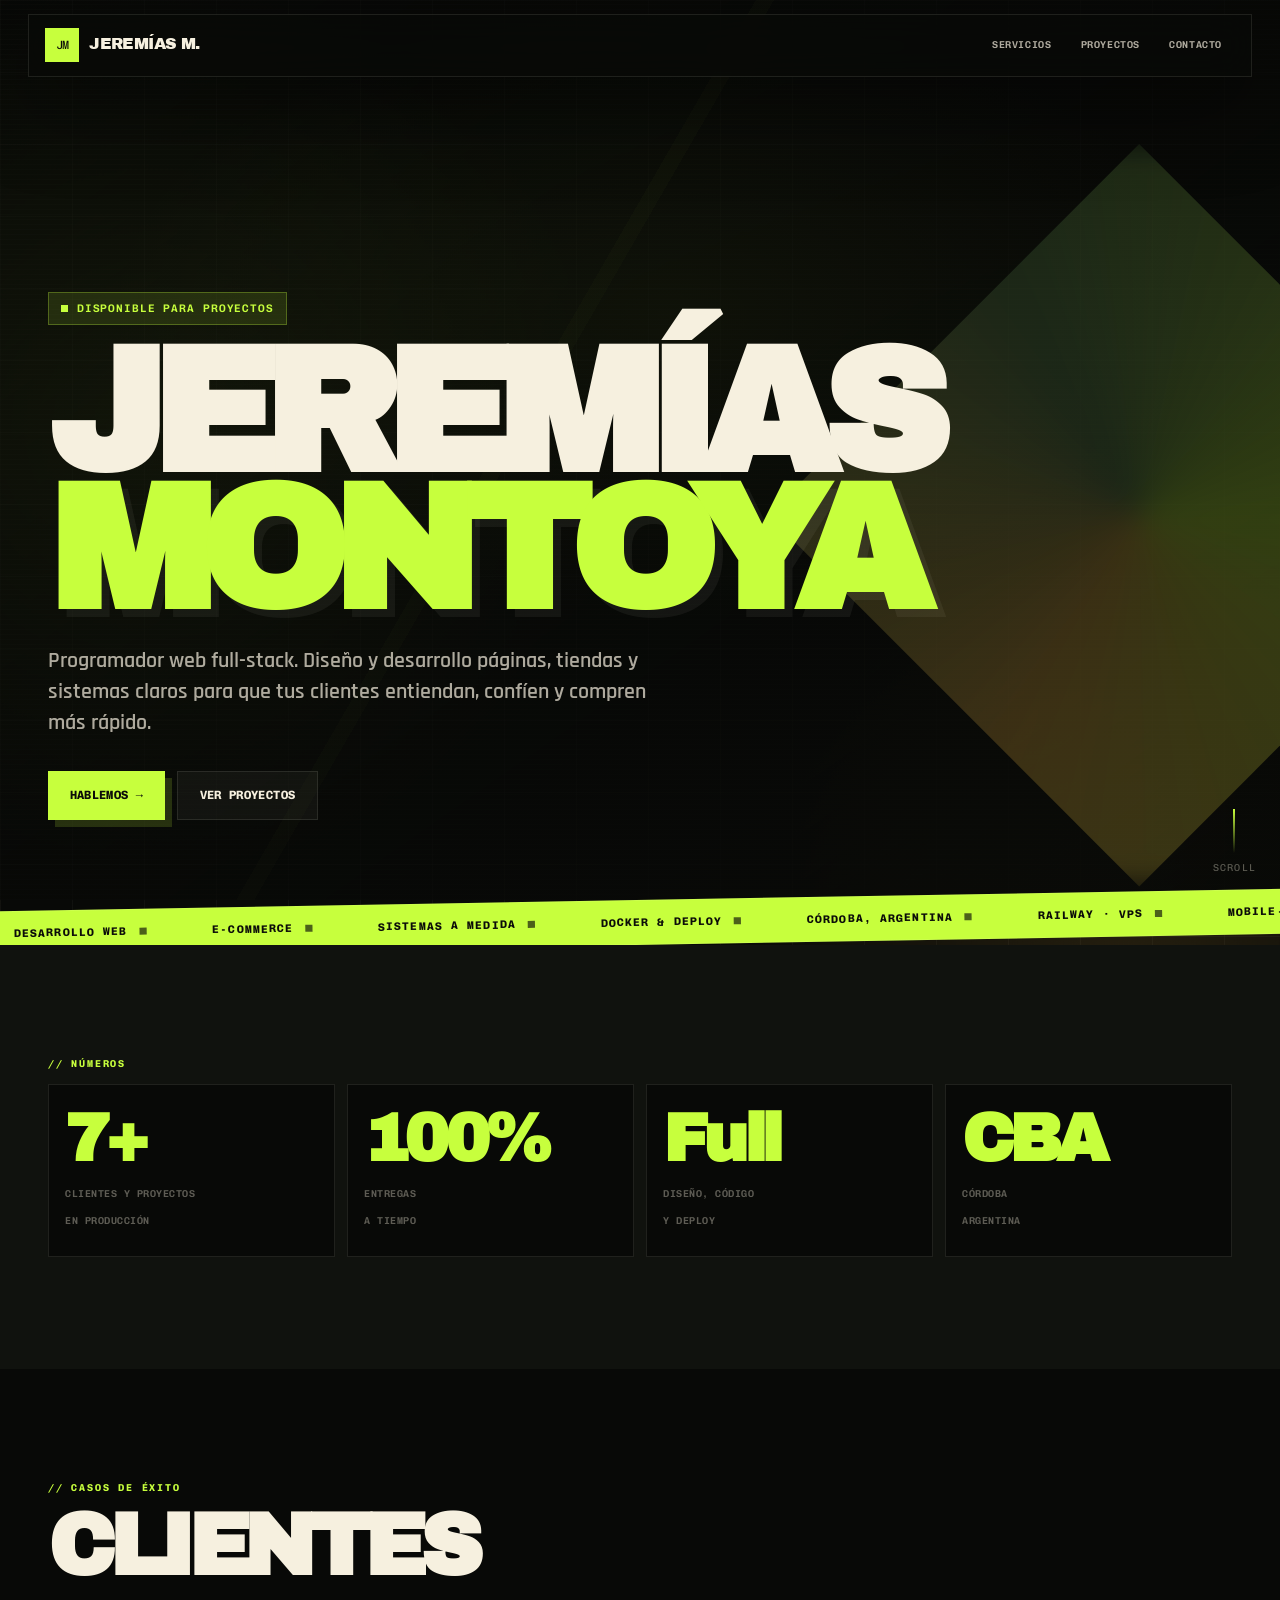
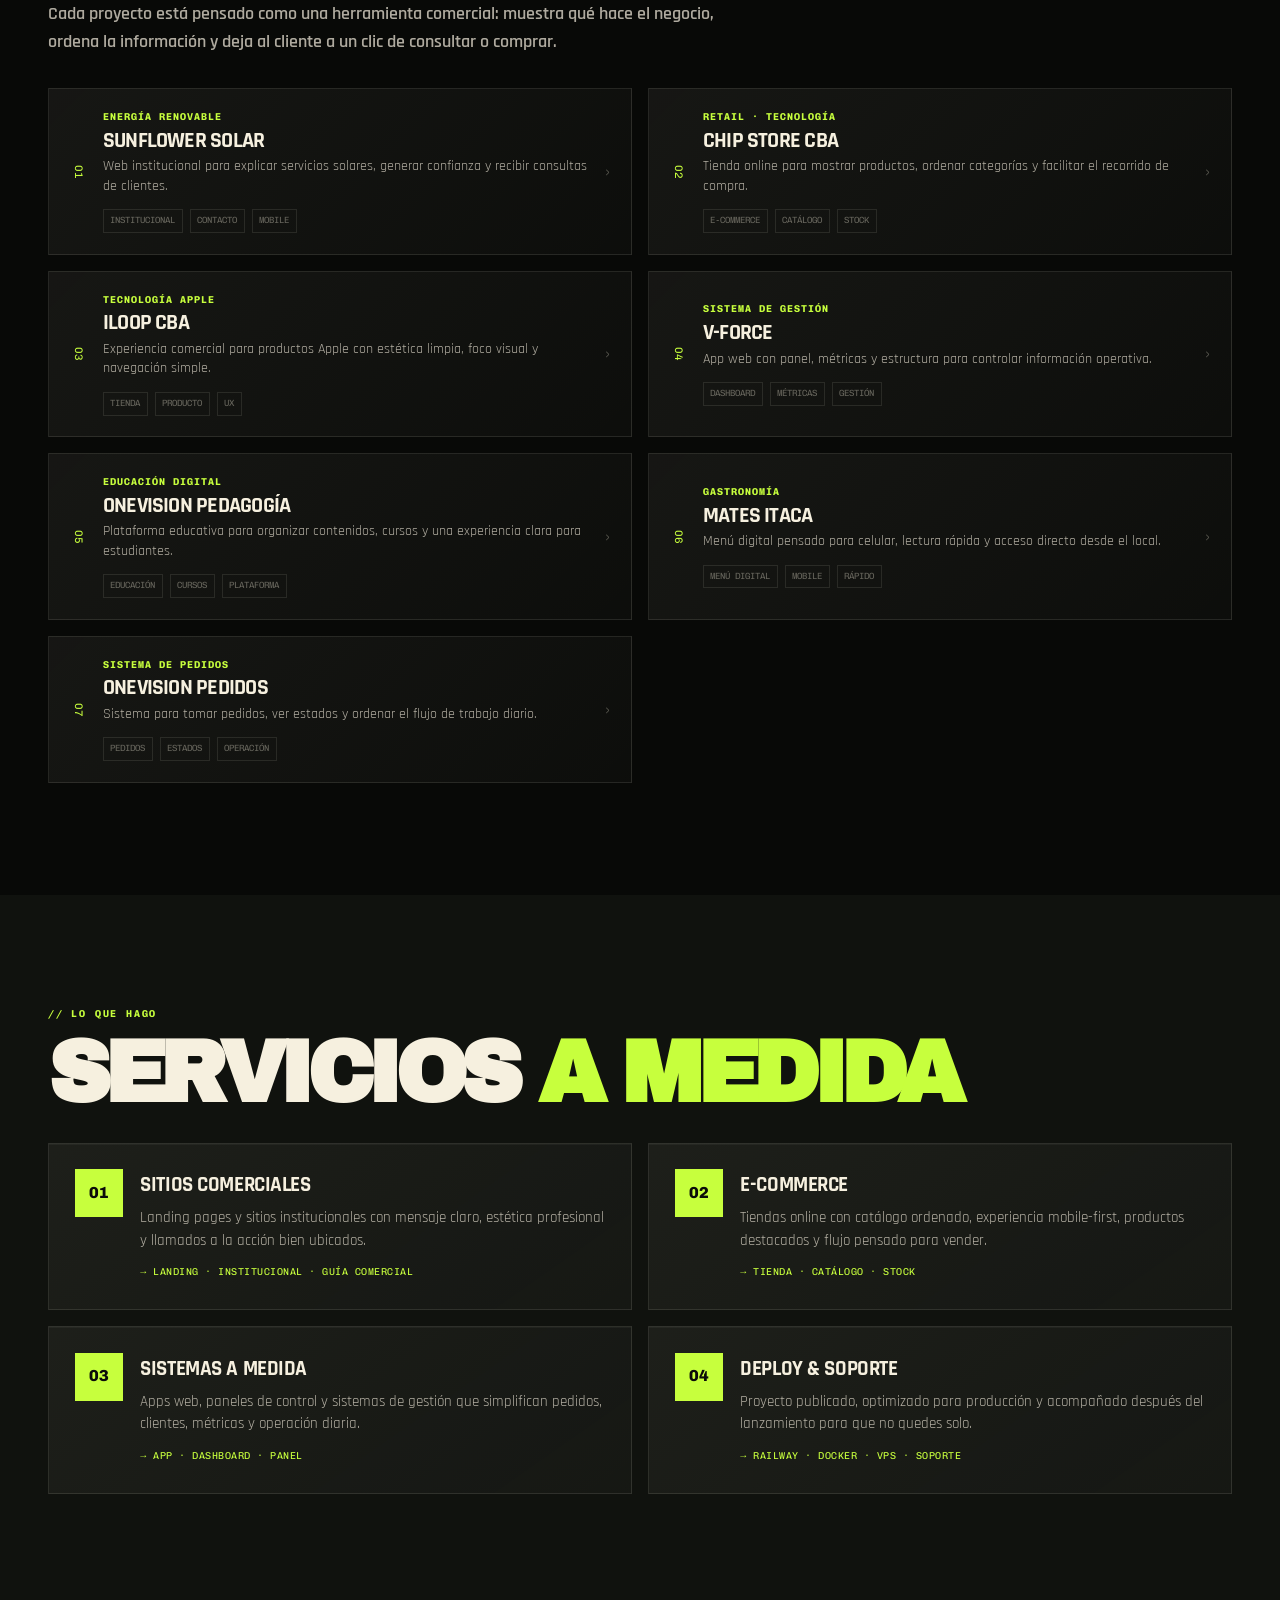
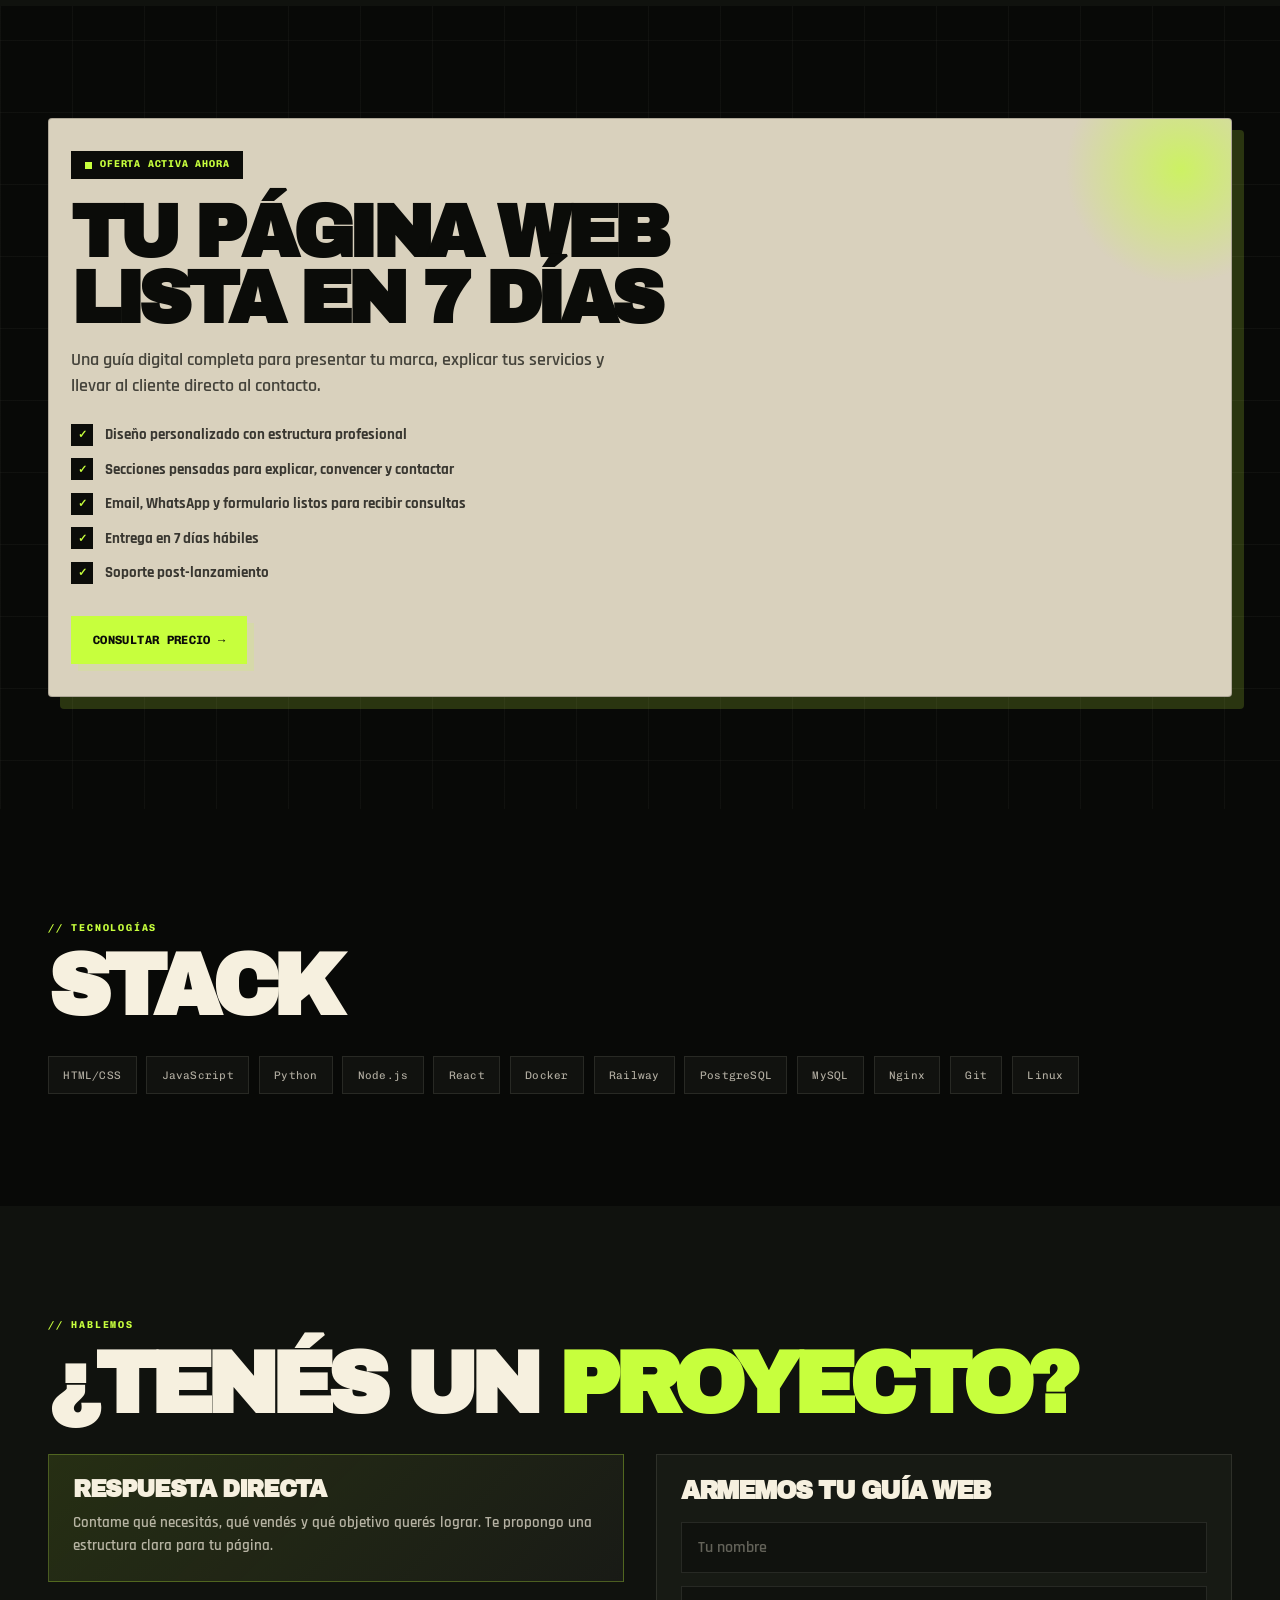
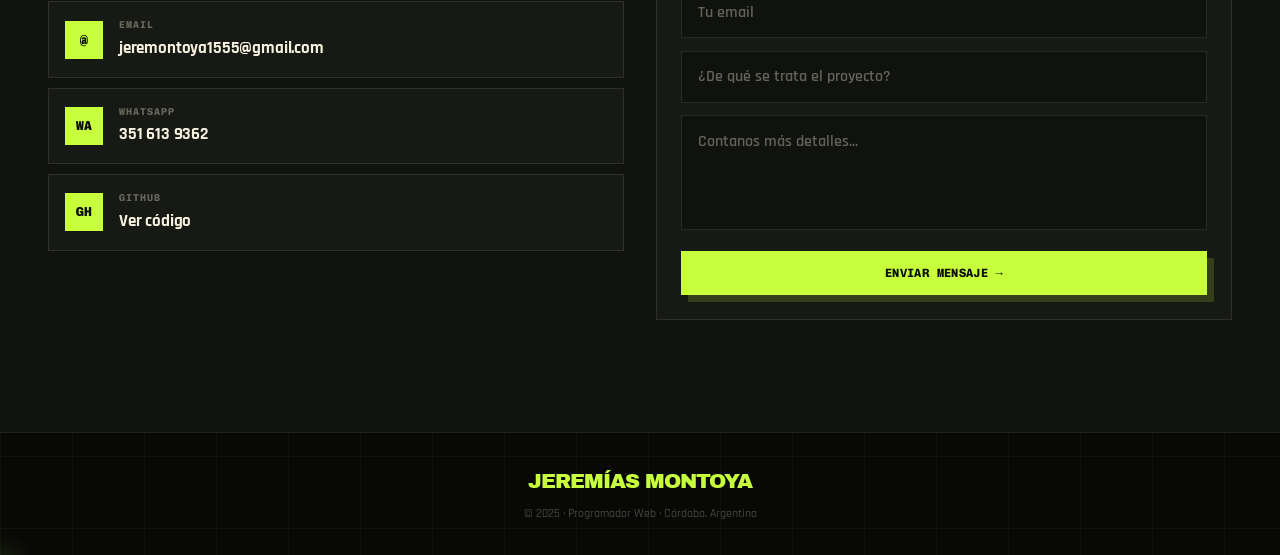
<file: portfolio.html>
<!DOCTYPE html>
<html lang="es">
<head>
<meta charset="UTF-8"/>
<meta name="viewport" content="width=device-width, initial-scale=1.0"/>
<title>Jeremías Montoya — Programador Web</title>
<link rel="preconnect" href="https://fonts.googleapis.com">
<link href="https://fonts.googleapis.com/css2?family=Archivo+Black&family=Chivo+Mono:wght@400;500;600&family=Rajdhani:wght@400;500;600;700&display=swap" rel="stylesheet">
<style>
*,*::before,*::after{box-sizing:border-box;margin:0;padding:0}
:root{
  --bg:#080907;--bg2:#10120e;--bg3:#171a14;--panel:#d9d1bd;
  --fg:#f6f0df;--ink:#0b0c09;--fg2:rgba(246,240,223,0.7);--fg3:rgba(246,240,223,0.36);
  --lime:#c7ff3d;--amber:#f0b847;--green:#5e8b55;
  --lime-dim:rgba(199,255,61,0.12);--lime-border:rgba(199,255,61,0.28);
  --border:rgba(246,240,223,0.1);--shadow:0 24px 90px rgba(0,0,0,0.45);
  --r:4px;--r2:18px;
}
html{scroll-behavior:smooth;-webkit-text-size-adjust:100%}
body{background:var(--bg);color:var(--fg);font-family:'Rajdhani',sans-serif;font-size:17px;line-height:1.55;overflow-x:hidden;background-image:radial-gradient(circle at 12% 8%,rgba(199,255,61,0.13),transparent 28rem),radial-gradient(circle at 88% 18%,rgba(240,184,71,0.12),transparent 26rem),linear-gradient(90deg,rgba(246,240,223,0.035) 1px,transparent 1px),linear-gradient(rgba(246,240,223,0.035) 1px,transparent 1px);background-size:auto,auto,72px 72px,72px 72px;}
body::before{content:'';position:fixed;inset:0;z-index:-1;pointer-events:none;background:linear-gradient(120deg,transparent 0 42%,rgba(199,255,61,0.06) 42% 43%,transparent 43% 100%),repeating-linear-gradient(0deg,rgba(255,255,255,0.018) 0 1px,transparent 1px 5px);mix-blend-mode:screen;}
.cursor-dot{width:9px;height:9px;background:var(--lime);position:fixed;pointer-events:none;z-index:9999;opacity:0.85;transition:left 0.05s,top 0.05s;box-shadow:0 0 26px var(--lime);}
nav{position:fixed;top:14px;left:14px;right:14px;z-index:100;display:flex;justify-content:space-between;align-items:center;padding:0.7rem;background:rgba(8,9,7,0.78);backdrop-filter:blur(18px);-webkit-backdrop-filter:blur(18px);border:1px solid var(--border);box-shadow:var(--shadow);}
.nav-logo{font-family:'Archivo Black',sans-serif;font-size:1rem;letter-spacing:-0.04em;color:var(--fg);text-transform:uppercase;}
.nav-logo::before{content:'JM';display:inline-grid;place-items:center;width:34px;height:34px;margin-right:0.65rem;background:var(--lime);color:var(--ink);font-family:'Chivo Mono',monospace;font-size:12px;vertical-align:middle;}
.nav-menu{display:flex;gap:0.2rem;list-style:none;}
.nav-menu a{color:var(--fg2);text-decoration:none;font-family:'Chivo Mono',monospace;font-size:10px;font-weight:600;letter-spacing:0.06em;text-transform:uppercase;padding:0.55rem 0.75rem;border:1px solid transparent;transition:all 0.2s;display:block;}
.nav-menu a:hover{color:var(--lime);border-color:var(--lime-border);background:var(--lime-dim);}
.hero{min-height:100svh;display:grid;align-items:end;padding:7rem 1.2rem 2rem;position:relative;overflow:hidden;}
.hero-bg{position:absolute;inset:0;background:linear-gradient(145deg,rgba(8,9,7,0.5),rgba(8,9,7,0.95)),radial-gradient(ellipse 70% 55% at 52% 35%,rgba(199,255,61,0.12),transparent 62%);z-index:0;}
.hero-grid{position:absolute;right:-18vw;top:16vh;width:58vw;aspect-ratio:1;background:conic-gradient(from 90deg,var(--lime),var(--amber),var(--green),var(--lime));opacity:0.22;filter:blur(14px);clip-path:polygon(50% 0,100% 50%,50% 100%,0 50%);z-index:0;}
.hero-content{position:relative;z-index:1;max-width:1180px;}
.hero-eyebrow{display:inline-flex;align-items:center;gap:0.55rem;background:var(--lime-dim);border:1px solid var(--lime-border);padding:0.45rem 0.75rem;font-family:'Chivo Mono',monospace;font-size:11px;font-weight:600;letter-spacing:0.08em;text-transform:uppercase;color:var(--lime);margin-bottom:1.2rem;}
.hero-dot{width:7px;height:7px;background:var(--lime);animation:pulse 2s ease-in-out infinite;flex-shrink:0;}
@keyframes pulse{0%,100%{opacity:1;transform:scale(1)}50%{opacity:0.35;transform:scale(0.65)}}
.hero h1{font-family:'Archivo Black',sans-serif;font-size:clamp(3.8rem,15vw,11rem);line-height:0.78;letter-spacing:-0.085em;margin-bottom:1.6rem;text-transform:uppercase;max-width:950px;text-wrap:balance;}
.hero h1 em{font-style:normal;color:var(--lime);display:block;text-shadow:8px 8px 0 rgba(246,240,223,0.06);}
.hero-sub{font-size:clamp(1.05rem,2.4vw,1.35rem);color:var(--fg2);max-width:620px;line-height:1.45;margin-bottom:2rem;font-weight:600;}
.hero-cta{display:flex;gap:0.75rem;flex-wrap:wrap;}
.btn{display:inline-flex;align-items:center;gap:0.5rem;padding:0.9rem 1.35rem;border-radius:0;font-family:'Chivo Mono',monospace;font-size:12px;font-weight:700;letter-spacing:0.03em;text-transform:uppercase;text-decoration:none;cursor:pointer;border:none;transition:all 0.25s cubic-bezier(0.34,1.56,0.64,1);}
.btn:active{transform:scale(0.97);}
.btn-primary{background:var(--lime);color:var(--ink);box-shadow:7px 7px 0 rgba(199,255,61,0.16);}
.btn-primary:hover{background:#dcff78;transform:translate(-2px,-2px);box-shadow:11px 11px 0 rgba(199,255,61,0.14);}
.btn-ghost{background:rgba(246,240,223,0.04);color:var(--fg);border:1px solid var(--border);}
.btn-ghost:hover{border-color:var(--lime-border);color:var(--lime);transform:translateY(-2px);}
.hero-scroll{position:absolute;bottom:1.5rem;right:1.5rem;display:flex;flex-direction:column;align-items:center;gap:0.5rem;color:var(--fg3);font-family:'Chivo Mono',monospace;font-size:10px;letter-spacing:0.12em;text-transform:uppercase;}
.hero-scroll-line{width:2px;height:44px;background:linear-gradient(to bottom,var(--lime),transparent);animation:scrollLine 2s ease-in-out infinite;}
@keyframes scrollLine{0%{transform:scaleY(0);transform-origin:top}50%{transform:scaleY(1);transform-origin:top}51%{transform-origin:bottom}100%{transform:scaleY(0);transform-origin:bottom}}
.ticker{border-top:1px solid var(--border);border-bottom:1px solid var(--border);background:var(--lime);overflow:hidden;padding:0.8rem 0;transform:rotate(-1deg) scaleX(1.03);}
.ticker-track{display:flex;animation:slide 30s linear infinite;width:max-content;}
.ticker-item{display:flex;align-items:center;gap:0.7rem;padding:0 2rem;font-family:'Chivo Mono',monospace;font-size:11px;font-weight:700;letter-spacing:0.08em;text-transform:uppercase;color:var(--ink);white-space:nowrap;}
.ticker-sep{width:7px;height:7px;background:var(--ink);opacity:0.65;flex-shrink:0;}
@keyframes slide{to{transform:translateX(-50%)}}
section{padding:5rem 1.2rem;position:relative;}
.s-tag{font-size:10px;font-weight:700;letter-spacing:0.18em;text-transform:uppercase;color:var(--lime);margin-bottom:0.75rem;font-family:'Chivo Mono',monospace;}
.s-title{font-family:'Archivo Black',sans-serif;font-size:clamp(2.35rem,8vw,5.4rem);line-height:0.88;letter-spacing:-0.075em;text-transform:uppercase;margin-bottom:2rem;text-wrap:balance;}
.s-title em{font-style:normal;color:var(--lime);}
.servicios{background:var(--bg2);}
.sv-grid{display:flex;flex-direction:column;gap:0.9rem;}
.sv-item{background:linear-gradient(145deg,rgba(246,240,223,0.06),rgba(246,240,223,0.025));border:1px solid var(--border);padding:1.6rem;display:flex;align-items:flex-start;gap:1.1rem;transition:all 0.22s;box-shadow:0 1px 0 rgba(255,255,255,0.04) inset;}
.sv-item:hover{border-color:var(--lime-border);background:rgba(199,255,61,0.055);transform:translateY(-4px);}
.sv-icon{width:48px;height:48px;background:var(--lime);color:var(--ink);border:1px solid var(--lime);display:flex;align-items:center;justify-content:center;font-family:'Chivo Mono',monospace;font-size:16px;font-weight:800;flex-shrink:0;}
.sv-body h3{font-size:21px;font-weight:700;margin-bottom:0.35rem;text-transform:uppercase;letter-spacing:-0.02em;}
.sv-body p{font-size:15px;color:var(--fg2);line-height:1.5;}
.sv-tag{display:inline-block;margin-top:0.8rem;font-size:10px;font-family:'Chivo Mono',monospace;color:var(--lime);letter-spacing:0.05em;text-transform:uppercase;}
.oferta-wrap{background:var(--panel);color:var(--ink);border:1px solid rgba(0,0,0,0.2);border-radius:var(--r);padding:2rem 1.4rem;position:relative;overflow:hidden;box-shadow:12px 12px 0 rgba(199,255,61,0.18);}
.oferta-wrap::before{content:'';position:absolute;top:-70px;right:-70px;width:240px;height:240px;background:radial-gradient(circle,rgba(199,255,61,0.7) 0%,transparent 68%);pointer-events:none;}
.oferta-badge{display:inline-flex;align-items:center;gap:0.5rem;background:var(--ink);border:1px solid var(--ink);padding:0.35rem 0.8rem;font-family:'Chivo Mono',monospace;font-size:10px;font-weight:700;letter-spacing:0.08em;text-transform:uppercase;color:var(--lime);margin-bottom:1.2rem;}
.oferta-wrap h2{font-family:'Archivo Black',sans-serif;font-size:clamp(2rem,8vw,4.6rem);line-height:0.9;letter-spacing:-0.075em;text-transform:uppercase;margin-bottom:1rem;max-width:720px;}
.oferta-wrap p{font-size:18px;color:rgba(11,12,9,0.72);line-height:1.45;margin-bottom:1.5rem;font-weight:600;max-width:560px;}
.oferta-items{display:flex;flex-direction:column;gap:0.7rem;margin-bottom:2rem;}
.oferta-item{display:flex;align-items:center;gap:0.75rem;font-size:15px;color:rgba(11,12,9,0.78);font-weight:700;}
.oferta-check{width:22px;height:22px;background:var(--ink);display:flex;align-items:center;justify-content:center;flex-shrink:0;font-size:11px;color:var(--lime);font-family:'Chivo Mono',monospace;}
.casos{background:var(--bg);}
.casos-intro{max-width:720px;color:var(--fg2);font-size:18px;font-weight:600;margin:-1rem 0 2rem;}
.casos-list{display:flex;flex-direction:column;gap:0.85rem;}
.caso{border:1px solid var(--border);padding:1.3rem;background:linear-gradient(135deg,rgba(246,240,223,0.06),rgba(246,240,223,0.02));display:flex;align-items:center;gap:1rem;text-decoration:none;color:var(--fg);transition:all 0.25s;position:relative;overflow:hidden;}
.caso::before{content:'';position:absolute;left:0;top:0;bottom:0;width:5px;background:var(--lime);transform:scaleY(0);transform-origin:bottom;transition:transform 0.3s cubic-bezier(0.34,1.56,0.64,1);}
.caso:hover::before{transform:scaleY(1);}
.caso:hover{border-color:var(--lime-border);background:rgba(199,255,61,0.06);transform:translateX(5px);}
.caso-num{font-family:'Chivo Mono',monospace;font-size:11px;color:var(--lime);flex-shrink:0;writing-mode:vertical-rl;}
.caso-body{flex:1;min-width:0;}
.caso-cat{font-family:'Chivo Mono',monospace;font-size:10px;font-weight:700;letter-spacing:0.1em;text-transform:uppercase;color:var(--lime);margin-bottom:0.25rem;}
.caso-name{font-size:22px;font-weight:700;line-height:1;text-transform:uppercase;letter-spacing:-0.035em;}
.caso-desc{font-size:14px;color:var(--fg2);margin-top:0.35rem;line-height:1.4;}
.caso-meta{display:flex;flex-wrap:wrap;gap:0.45rem;margin-top:0.8rem;}
.caso-meta span{font-family:'Chivo Mono',monospace;font-size:9px;text-transform:uppercase;color:var(--fg3);border:1px solid var(--border);padding:0.25rem 0.4rem;}
.caso-arrow{color:var(--fg3);font-size:18px;transition:all 0.2s;flex-shrink:0;}
.caso:hover .caso-arrow{color:var(--lime);transform:translateX(4px);}
.stats{background:var(--bg2);}
.stats-grid{display:grid;grid-template-columns:1fr 1fr;gap:0.75rem;}
.stat{background:var(--bg);border:1px solid var(--border);padding:1.5rem 1rem;}
.stat-n{font-family:'Archivo Black',sans-serif;font-size:clamp(2.4rem,8vw,4.2rem);font-weight:900;color:var(--lime);line-height:0.9;display:block;margin-bottom:0.6rem;letter-spacing:-0.07em;}
.stat-l{font-family:'Chivo Mono',monospace;font-size:10px;font-weight:600;letter-spacing:0.05em;text-transform:uppercase;color:var(--fg3);line-height:1.4;}
.stack{background:var(--bg);}
.stack-cloud{display:flex;flex-wrap:wrap;gap:0.6rem;}
.stack-pill{padding:0.6rem 0.9rem;border:1px solid var(--border);font-size:11px;font-family:'Chivo Mono',monospace;color:var(--fg2);transition:all 0.2s;letter-spacing:0.02em;background:rgba(246,240,223,0.035);}
.stack-pill:hover{border-color:var(--lime-border);color:var(--lime);background:var(--lime-dim);transform:translateY(-2px);}
.contacto{background:var(--bg2);}
.contacto-top{background:linear-gradient(135deg,rgba(199,255,61,0.12),rgba(246,240,223,0.04));border:1px solid var(--lime-border);padding:1.5rem;margin-bottom:1.2rem;}
.contacto-top h2{font-family:'Archivo Black',sans-serif;font-size:1.45rem;line-height:0.95;letter-spacing:-0.06em;text-transform:uppercase;margin-bottom:0.6rem;}
.contacto-top p{font-size:15px;color:var(--fg2);margin-bottom:0;font-weight:600;}
.contact-links{display:flex;flex-direction:column;gap:0.6rem;margin-bottom:1.5rem;}
.contact-link{display:flex;align-items:center;gap:1rem;padding:1rem;background:var(--bg3);border:1px solid var(--border);text-decoration:none;color:var(--fg);transition:all 0.2s;}
.contact-link:hover{border-color:var(--lime-border);background:rgba(199,255,61,0.055);transform:translateX(4px);}
.contact-link-ico{width:38px;height:38px;background:var(--lime);color:var(--ink);border:1px solid var(--lime);display:flex;align-items:center;justify-content:center;font-family:'Chivo Mono',monospace;font-size:13px;font-weight:800;flex-shrink:0;}
.contact-link-text{flex:1;}
.contact-link-label{font-family:'Chivo Mono',monospace;font-size:10px;font-weight:700;letter-spacing:0.1em;text-transform:uppercase;color:var(--fg3);margin-bottom:1px;}
.contact-link-val{font-size:17px;font-weight:700;letter-spacing:-0.01em;overflow-wrap:anywhere;word-break:break-word;}
.form-card{background:var(--bg3);border:1px solid var(--border);padding:1.5rem;}
.form-card h3{font-family:'Archivo Black',sans-serif;font-size:1.55rem;line-height:0.95;letter-spacing:-0.06em;text-transform:uppercase;margin-bottom:1.2rem;}
.form-group{margin-bottom:0.8rem;}
.form-group input,.form-group textarea{width:100%;background:var(--bg2);border:1px solid var(--border);color:var(--fg);font-family:'Rajdhani',sans-serif;font-size:16px;font-weight:600;padding:0.9rem 1rem;outline:none;transition:border-color 0.2s,background 0.2s;resize:none;-webkit-appearance:none;}
.form-group input:focus,.form-group textarea:focus{border-color:var(--lime-border);background:#0b0d09;}
.form-group input::placeholder,.form-group textarea::placeholder{color:var(--fg3);}
footer{border-top:1px solid var(--border);padding:2rem 1.5rem;text-align:center;}
.footer-logo{font-family:'Archivo Black',sans-serif;font-size:1.3rem;letter-spacing:-0.05em;text-transform:uppercase;color:var(--lime);margin-bottom:0.5rem;}
footer p{font-size:12px;color:var(--fg3);}
.reveal{opacity:0;transform:translateY(24px);transition:opacity 0.7s ease,transform 0.7s ease;}
.reveal.shown{opacity:1;transform:translateY(0);}
.reveal[data-delay="1"]{transition-delay:0.1s}.reveal[data-delay="2"]{transition-delay:0.2s}.reveal[data-delay="3"]{transition-delay:0.3s}.reveal[data-delay="4"]{transition-delay:0.4s}.reveal[data-delay="5"]{transition-delay:0.5s}
@media(min-width:768px){
  nav{left:28px;right:28px;padding:0.8rem 1rem;}
  .hero{padding:8rem 3rem 5rem;}
  section{padding:7rem 3rem;}
  .sv-grid{display:grid;grid-template-columns:1fr 1fr;gap:1rem;}
  .stats-grid{grid-template-columns:repeat(4,1fr);}
  .casos-list{display:grid;grid-template-columns:1fr 1fr;gap:1rem;}
  .contacto-inner{display:grid;grid-template-columns:1fr 1fr;gap:2rem;align-items:start;}
}
@media(max-width:520px){
  nav{align-items:flex-start;gap:0.6rem;}
  .nav-logo{font-size:0.86rem;}
  .nav-menu a{font-size:9px;padding:0.5rem 0.45rem;}
  .hero h1{font-size:clamp(3.3rem,19vw,5rem);}
  .hero-scroll{display:none;}
  .ticker{transform:none;}
  .contact-link{align-items:flex-start;gap:0.75rem;}
  .contact-link-ico{width:34px;height:34px;font-size:11px;}
  .contact-link-val{font-size:15px;line-height:1.15;}
  .caso{align-items:flex-start;}
  .caso-arrow{display:none;}
}
</style>
</head>
<body>

<nav>
  <div class="nav-logo">Jeremías M.</div>
  <ul class="nav-menu">
    <li><a href="#servicios">Servicios</a></li>
    <li><a href="#casos">Proyectos</a></li>
    <li><a href="#contacto">Contacto</a></li>
  </ul>
</nav>

<section class="hero">
  <div class="hero-bg"></div>
  <div class="hero-grid"></div>
  <div class="hero-content">
    <div class="hero-eyebrow"><div class="hero-dot"></div>Disponible para proyectos</div>
    <h1>Jeremías<em>Montoya</em></h1>
    <p class="hero-sub">Programador web full-stack. Diseño y desarrollo páginas, tiendas y sistemas claros para que tus clientes entiendan, confíen y compren más rápido.</p>
    <div class="hero-cta">
      <a href="#contacto" class="btn btn-primary">Hablemos →</a>
      <a href="#casos" class="btn btn-ghost">Ver proyectos</a>
    </div>
  </div>
  <div class="hero-scroll"><div class="hero-scroll-line"></div>scroll</div>
</section>

<div class="ticker">
  <div class="ticker-track">
    <div class="ticker-item">Desarrollo Web<div class="ticker-sep"></div></div>
    <div class="ticker-item">E-commerce<div class="ticker-sep"></div></div>
    <div class="ticker-item">Sistemas a medida<div class="ticker-sep"></div></div>
    <div class="ticker-item">Docker &amp; Deploy<div class="ticker-sep"></div></div>
    <div class="ticker-item">Córdoba, Argentina<div class="ticker-sep"></div></div>
    <div class="ticker-item">Railway · VPS<div class="ticker-sep"></div></div>
    <div class="ticker-item">Mobile-first<div class="ticker-sep"></div></div>
    <div class="ticker-item">Energía Solar<div class="ticker-sep"></div></div>
    <div class="ticker-item">Educación Digital<div class="ticker-sep"></div></div>
    <div class="ticker-item">Desarrollo Web<div class="ticker-sep"></div></div>
    <div class="ticker-item">E-commerce<div class="ticker-sep"></div></div>
    <div class="ticker-item">Sistemas a medida<div class="ticker-sep"></div></div>
    <div class="ticker-item">Docker &amp; Deploy<div class="ticker-sep"></div></div>
    <div class="ticker-item">Córdoba, Argentina<div class="ticker-sep"></div></div>
    <div class="ticker-item">Railway · VPS<div class="ticker-sep"></div></div>
    <div class="ticker-item">Mobile-first<div class="ticker-sep"></div></div>
    <div class="ticker-item">Energía Solar<div class="ticker-sep"></div></div>
    <div class="ticker-item">Educación Digital<div class="ticker-sep"></div></div>
  </div>
</div>

<section class="stats" id="sobre">
  <div class="reveal"><div class="s-tag">// Números</div></div>
  <div class="stats-grid reveal">
    <div class="stat"><span class="stat-n">7+</span><span class="stat-l">Clientes y proyectos<br>en producción</span></div>
    <div class="stat"><span class="stat-n">100%</span><span class="stat-l">Entregas<br>a tiempo</span></div>
    <div class="stat"><span class="stat-n">Full</span><span class="stat-l">Diseño, código<br>y deploy</span></div>
    <div class="stat"><span class="stat-n">CBA</span><span class="stat-l">Córdoba<br>Argentina</span></div>
  </div>
</section>

<section class="casos" id="casos">
  <div class="reveal"><div class="s-tag">// Casos de éxito</div></div>
  <h2 class="s-title reveal">Clientes <em></em></h2>
  <p class="casos-intro reveal">Cada proyecto está pensado como una herramienta comercial: muestra qué hace el negocio, ordena la información y deja al cliente a un clic de consultar o comprar.</p>
  <div class="casos-list">
    <a href="http://sunflowersolar.com.ar/" target="_blank" rel="noopener" class="caso reveal" data-delay="1">
      <div class="caso-num">01</div>
      <div class="caso-body"><div class="caso-cat">Energía renovable</div><div class="caso-name">Sunflower Solar</div><div class="caso-desc">Web institucional para explicar servicios solares, generar confianza y recibir consultas de clientes.</div><div class="caso-meta"><span>Institucional</span><span>Contacto</span><span>Mobile</span></div></div>
      <div class="caso-arrow">›</div>
    </a>
    <a href="https://chipstorecba.com/" target="_blank" rel="noopener" class="caso reveal" data-delay="2">
      <div class="caso-num">02</div>
      <div class="caso-body"><div class="caso-cat">Retail · Tecnología</div><div class="caso-name">Chip Store CBA</div><div class="caso-desc">Tienda online para mostrar productos, ordenar categorías y facilitar el recorrido de compra.</div><div class="caso-meta"><span>E-commerce</span><span>Catálogo</span><span>Stock</span></div></div>
      <div class="caso-arrow">›</div>
    </a>
    <a href="https://iloopcba.com/" target="_blank" rel="noopener" class="caso reveal" data-delay="3">
      <div class="caso-num">03</div>
      <div class="caso-body"><div class="caso-cat">Tecnología Apple</div><div class="caso-name">iLoop CBA</div><div class="caso-desc">Experiencia comercial para productos Apple con estética limpia, foco visual y navegación simple.</div><div class="caso-meta"><span>Tienda</span><span>Producto</span><span>UX</span></div></div>
      <div class="caso-arrow">›</div>
    </a>
    <a href="https://v-force.up.railway.app/" target="_blank" rel="noopener" class="caso reveal" data-delay="4">
      <div class="caso-num">04</div>
      <div class="caso-body"><div class="caso-cat">Sistema de gestión</div><div class="caso-name">V-Force</div><div class="caso-desc">App web con panel, métricas y estructura para controlar información operativa.</div><div class="caso-meta"><span>Dashboard</span><span>Métricas</span><span>Gestión</span></div></div>
      <div class="caso-arrow">›</div>
    </a>
    <a href="https://onevision-pedagogia.up.railway.app/" target="_blank" rel="noopener" class="caso reveal" data-delay="5">
      <div class="caso-num">05</div>
      <div class="caso-body"><div class="caso-cat">Educación digital</div><div class="caso-name">OneVision Pedagogía</div><div class="caso-desc">Plataforma educativa para organizar contenidos, cursos y una experiencia clara para estudiantes.</div><div class="caso-meta"><span>Educación</span><span>Cursos</span><span>Plataforma</span></div></div>
      <div class="caso-arrow">›</div>
    </a>
    <a href="https://matesitaca.up.railway.app/" target="_blank" rel="noopener" class="caso reveal" data-delay="5">
      <div class="caso-num">06</div>
      <div class="caso-body"><div class="caso-cat">Gastronomía</div><div class="caso-name">Mates ITACA</div><div class="caso-desc">Menú digital pensado para celular, lectura rápida y acceso directo desde el local.</div><div class="caso-meta"><span>Menú digital</span><span>Mobile</span><span>Rápido</span></div></div>
      <div class="caso-arrow">›</div>
    </a>
    <a href="https://onevisionpedidos.up.railway.app/" target="_blank" rel="noopener" class="caso reveal" data-delay="5">
      <div class="caso-num">07</div>
      <div class="caso-body"><div class="caso-cat">Sistema de pedidos</div><div class="caso-name">OneVision Pedidos</div><div class="caso-desc">Sistema para tomar pedidos, ver estados y ordenar el flujo de trabajo diario.</div><div class="caso-meta"><span>Pedidos</span><span>Estados</span><span>Operación</span></div></div>
      <div class="caso-arrow">›</div>
    </a>
  </div>
</section>

<section class="servicios" id="servicios">
  <div class="reveal"><div class="s-tag">// Lo que hago</div></div>
  <h2 class="s-title reveal">Servicios <em>a medida</em></h2>
  <div class="sv-grid">
    <div class="sv-item reveal" data-delay="1">
      <div class="sv-icon">01</div>
      <div class="sv-body"><h3>Sitios Comerciales</h3><p>Landing pages y sitios institucionales con mensaje claro, estética profesional y llamados a la acción bien ubicados.</p><span class="sv-tag">→ landing · institucional · guía comercial</span></div>
    </div>
    <div class="sv-item reveal" data-delay="2">
      <div class="sv-icon">02</div>
      <div class="sv-body"><h3>E-commerce</h3><p>Tiendas online con catálogo ordenado, experiencia mobile-first, productos destacados y flujo pensado para vender.</p><span class="sv-tag">→ tienda · catálogo · stock</span></div>
    </div>
    <div class="sv-item reveal" data-delay="3">
      <div class="sv-icon">03</div>
      <div class="sv-body"><h3>Sistemas a Medida</h3><p>Apps web, paneles de control y sistemas de gestión que simplifican pedidos, clientes, métricas y operación diaria.</p><span class="sv-tag">→ app · dashboard · panel</span></div>
    </div>
    <div class="sv-item reveal" data-delay="4">
      <div class="sv-icon">04</div>
      <div class="sv-body"><h3>Deploy &amp; Soporte</h3><p>Proyecto publicado, optimizado para producción y acompañado después del lanzamiento para que no quedes solo.</p><span class="sv-tag">→ railway · docker · vps · soporte</span></div>
    </div>
  </div>
</section>

<section>
  <div class="oferta-wrap reveal">
    <div class="oferta-badge"><div class="hero-dot"></div>Oferta activa ahora</div>
    <h2>Tu página web<br>lista en 7 días</h2>
    <p>Una guía digital completa para presentar tu marca, explicar tus servicios y llevar al cliente directo al contacto.</p>
    <div class="oferta-items">
      <div class="oferta-item"><div class="oferta-check">✓</div>Diseño personalizado con estructura profesional</div>
      <div class="oferta-item"><div class="oferta-check">✓</div>Secciones pensadas para explicar, convencer y contactar</div>
      <div class="oferta-item"><div class="oferta-check">✓</div>Email, WhatsApp y formulario listos para recibir consultas</div>
      <div class="oferta-item"><div class="oferta-check">✓</div>Entrega en 7 días hábiles</div>
      <div class="oferta-item"><div class="oferta-check">✓</div>Soporte post-lanzamiento</div>
    </div>
    <a href="#contacto" class="btn btn-primary">Consultar precio →</a>
  </div>
</section>

<section class="stack">
  <div class="reveal"><div class="s-tag">// Tecnologías</div></div>
  <h2 class="s-title reveal">Stack</h2>
  <div class="stack-cloud reveal">
    <div class="stack-pill">HTML/CSS</div><div class="stack-pill">JavaScript</div><div class="stack-pill">Python</div><div class="stack-pill">Node.js</div><div class="stack-pill">React</div><div class="stack-pill">Docker</div><div class="stack-pill">Railway</div><div class="stack-pill">PostgreSQL</div><div class="stack-pill">MySQL</div><div class="stack-pill">Nginx</div><div class="stack-pill">Git</div><div class="stack-pill">Linux</div>
  </div>
</section>

<section class="contacto" id="contacto">
  <div class="reveal"><div class="s-tag">// Hablemos</div></div>
  <h2 class="s-title reveal">¿Tenés un <em>proyecto?</em></h2>
  <div class="contacto-inner">
    <div>
      <div class="contacto-top reveal">
        <h2>Respuesta directa</h2>
        <p>Contame qué necesitás, qué vendés y qué objetivo querés lograr. Te propongo una estructura clara para tu página.</p>
      </div>
      <div class="contact-links">
        <a href="mailto:jeremontoya1555@gmail.com" class="contact-link reveal" data-delay="1">
          <div class="contact-link-ico">@</div>
          <div class="contact-link-text"><div class="contact-link-label">Email</div><div class="contact-link-val">jeremontoya1555@gmail.com</div></div>
        </a>
        <a href="https://wa.me/543516139362" target="_blank" rel="noopener" class="contact-link reveal" data-delay="2">
          <div class="contact-link-ico">WA</div>
          <div class="contact-link-text"><div class="contact-link-label">WhatsApp</div><div class="contact-link-val">351 613 9362</div></div>
        </a>
        <a href="https://github.com/" target="_blank" rel="noopener" class="contact-link reveal" data-delay="3">
          <div class="contact-link-ico">GH</div>
          <div class="contact-link-text"><div class="contact-link-label">GitHub</div><div class="contact-link-val">Ver código</div></div>
        </a>
      </div>
    </div>
    <form class="form-card reveal" action="mailto:jeremontoya1555@gmail.com" method="post" enctype="text/plain">
      <h3>Armemos tu guía web</h3>
      <div class="form-group"><input type="text" name="nombre" placeholder="Tu nombre" required/></div>
      <div class="form-group"><input type="email" name="email" placeholder="Tu email" required/></div>
      <div class="form-group"><input type="text" name="proyecto" placeholder="¿De qué se trata el proyecto?"/></div>
      <div class="form-group"><textarea rows="4" name="mensaje" placeholder="Contanos más detalles..."></textarea></div>
      <button type="submit" class="btn btn-primary" style="width:100%;justify-content:center;">Enviar mensaje →</button>
    </form>
  </div>
</section>

<footer>
  <div class="footer-logo">Jeremías Montoya</div>
  <p>© 2025 · Programador Web · Córdoba, Argentina</p>
</footer>

<script>
const obs=new IntersectionObserver((e)=>{e.forEach(i=>{if(i.isIntersecting){i.target.classList.add('shown');obs.unobserve(i.target);}});},{threshold:0.1});
document.querySelectorAll('.reveal').forEach(el=>obs.observe(el));
if(window.innerWidth>768){
  const dot=document.createElement('div');dot.className='cursor-dot';document.body.appendChild(dot);
  document.addEventListener('mousemove',e=>{dot.style.left=e.clientX-3+'px';dot.style.top=e.clientY-3+'px';});
}
</script>
</body>
</html>
</file>
